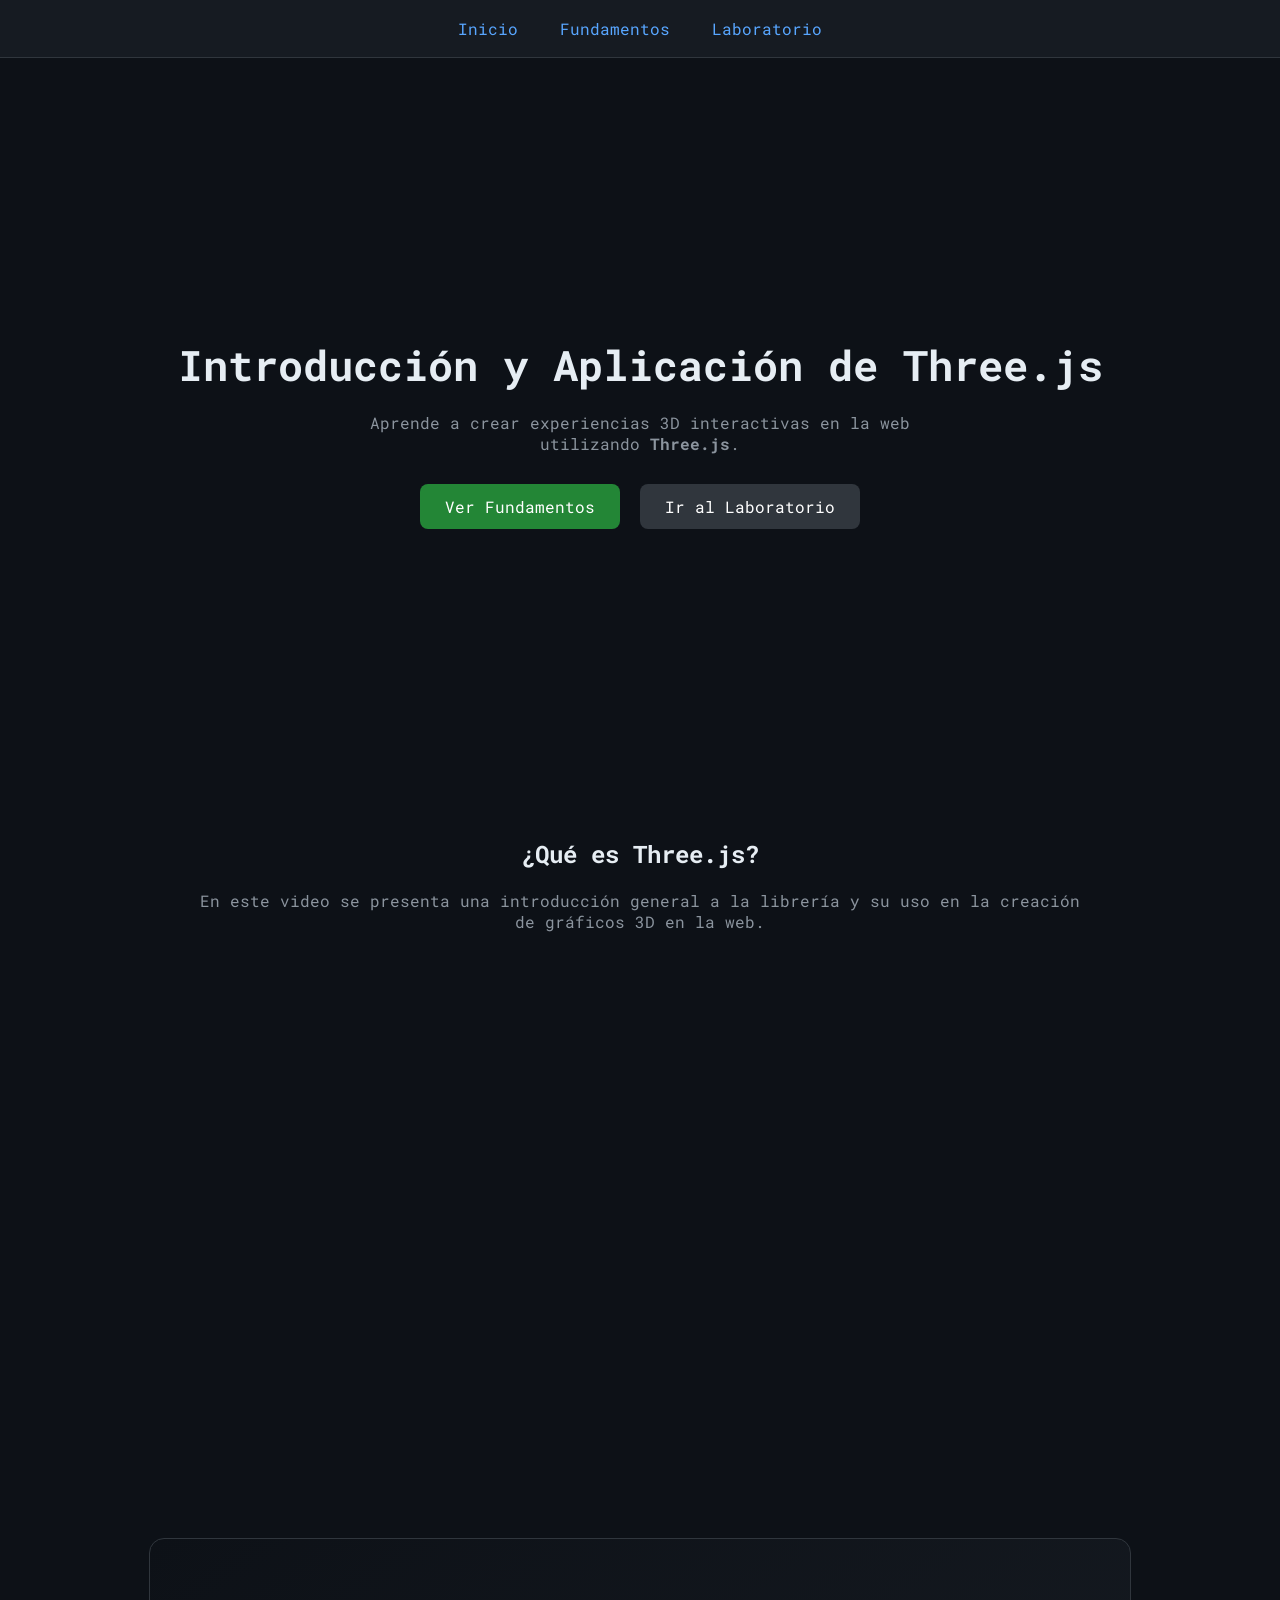
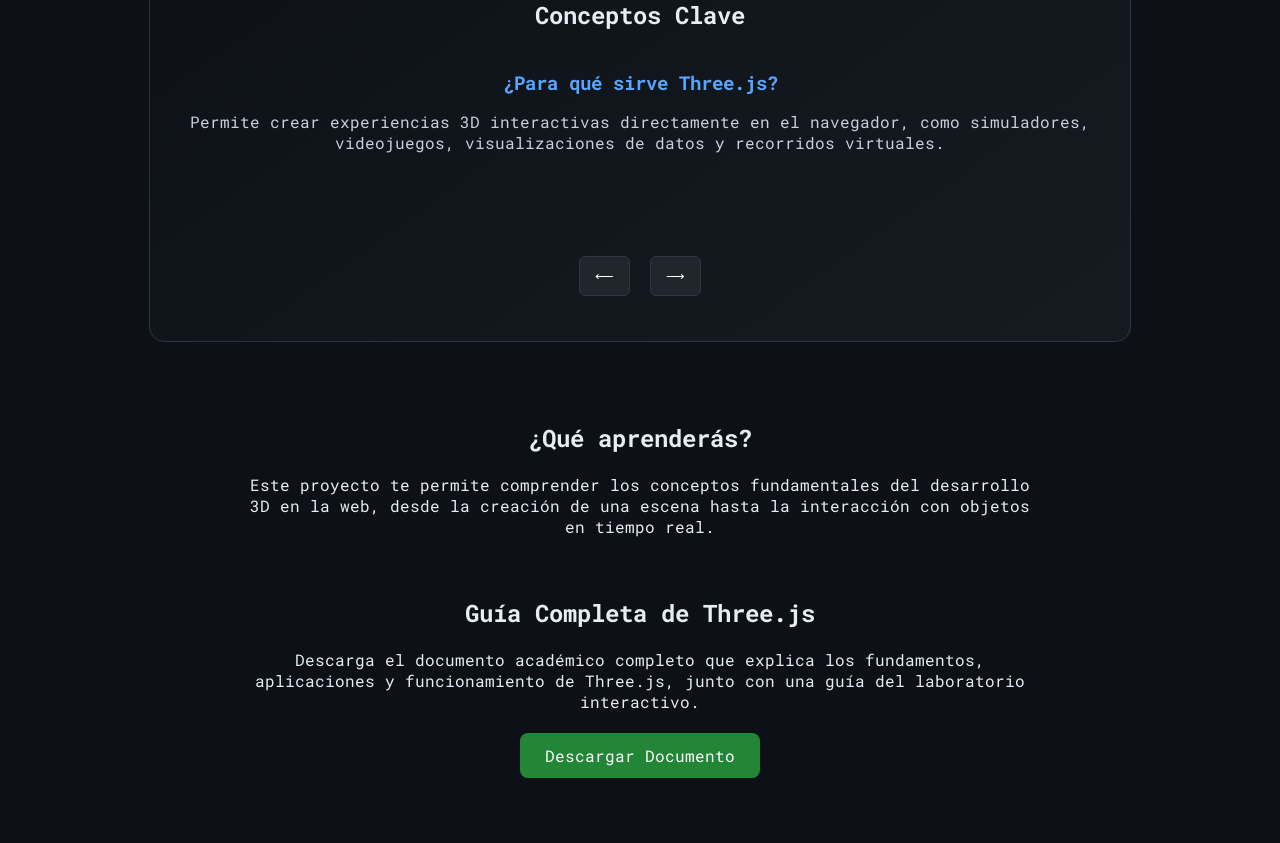
<file: index.html>
<!DOCTYPE html>
<html lang="es">
<head>
  <meta charset="UTF-8">
  <title>Introducción y Aplicación de Three.js</title>

  <!-- Fuente -->
  <link href="https://fonts.googleapis.com/css2?family=Roboto+Mono&display=swap" rel="stylesheet">

  <link rel="stylesheet" href="style.css">
</head>
<body>

  <header>
    <nav>
      <a href="index.html">Inicio</a>
      <a href="fundamentos.html">Fundamentos</a>
      <a href="lab.html">Laboratorio</a>
    </nav>
  </header>

  <main>

    <!-- HERO -->
    <section class="hero">

      <div class="hero-content">
        <h1>Introducción y Aplicación de Three.js</h1>

        <p>
          Aprende a crear experiencias 3D interactivas en la web utilizando <strong>Three.js</strong>.
        </p>

        <div class="hero-buttons">
          <a href="fundamentos.html" class="btn">Ver Fundamentos</a>
          <a href="lab.html" class="btn secondary">Ir al Laboratorio</a>
        </div>
      </div>

    </section>


    <section class="video-section">

      <h2>¿Qué es Three.js?</h2>

      <p>
        En este video se presenta una introducción general a la librería y su uso en la creación de gráficos 3D en la web.
      </p>

      <div class="video-container">
        <iframe 
          src="https://www.youtube.com/embed/ZHZh6S9b6DY?cc_load_policy=1&cc_lang_pref=es"
          title="Introducción a Three.js"
          frameborder="0"
          allowfullscreen>
        </iframe>
      </div>

    </section>

    <!-- SLIDER -->
    <section class="slider-section">

      <h2>Conceptos Clave</h2>

      <div class="slider">
        <div class="slide active">
          <h3>¿Para qué sirve Three.js?</h3>
          <p>
            Permite crear experiencias 3D interactivas directamente en el navegador, como simuladores,
            videojuegos, visualizaciones de datos y recorridos virtuales.
          </p>
        </div>

        <div class="slide">
          <h3>¿Dónde se utiliza?</h3>
          <p>
            Se usa en sitios web modernos, aplicaciones educativas, arquitectura 3D, marketing digital
            y experiencias inmersivas en línea.
          </p>
        </div>

        <div class="slide">
          <h3>¿Cómo funciona?</h3>
          <p>
            Three.js actúa como una capa sobre WebGL, simplificando la creación de gráficos 3D sin necesidad
            de programar directamente en bajo nivel.
          </p>
        </div>

        <div class="slide">
          <h3>¿Quién lo creó?</h3>
          <p>
            Fue desarrollado por Ricardo Cabello, también conocido como "Mr.doob",
            y es mantenido por una comunidad global de desarrolladores.
          </p>
        </div>

        <div class="slide">
          <h3>Ventajas principales</h3>
          <p>
            Es ligero, flexible, compatible con navegadores modernos y permite crear proyectos visuales
            altamente atractivos sin necesidad de motores complejos.
          </p>
        </div>
      </div>

      <!-- CONTROLES -->
      <div class="slider-controls">
        <button onclick="prevSlide()">⟵</button>
        <button onclick="nextSlide()">⟶</button>
      </div>

    </section>

    <!-- SECCIÓN DESCRIPCIÓN -->
    <section class="intro">

      <h2>¿Qué aprenderás?</h2>

      <p>
        Este proyecto te permite comprender los conceptos fundamentales del desarrollo 3D en la web,
        desde la creación de una escena hasta la interacción con objetos en tiempo real.
      </p>

    </section>

    <section class="download-section">

      <h2>Guía Completa de Three.js</h2>

      <p>
        Descarga el documento académico completo que explica los fundamentos,
        aplicaciones y funcionamiento de Three.js, junto con una guía del laboratorio interactivo.
      </p>
      <a href="media/Introducción y Aplicación de Three.js en la Creación de Experiencias 3D.pdf" download class="btn">
        Descargar Documento
      </a>

    </section>

    

  </main>

<script>
let currentSlide = 0;
const slides = document.querySelectorAll(".slide");

let autoPlayInterval;

// Mostrar slide
function showSlide(index) {
  slides.forEach((slide, i) => {
    slide.classList.remove("active");
    if (i === index) {
      slide.classList.add("active");
    }
  });
}

// Siguiente
function nextSlide() {
  currentSlide = (currentSlide + 1) % slides.length;
  showSlide(currentSlide);
}

// Anterior
function prevSlide() {
  currentSlide = (currentSlide - 1 + slides.length) % slides.length;
  showSlide(currentSlide);
}

// 🔥 AUTOPLAY
function startAutoPlay() {
  autoPlayInterval = setInterval(() => {
    nextSlide();
  }, 8000); // cada 4 segundos
}

// 🔥 REINICIAR autoplay si el usuario interactúa
function resetAutoPlay() {
  clearInterval(autoPlayInterval);
  startAutoPlay();
}

// Eventos en botones
document.querySelectorAll(".slider-controls button")[0]
  .addEventListener("click", () => {
    prevSlide();
    resetAutoPlay();
  });

document.querySelectorAll(".slider-controls button")[1]
  .addEventListener("click", () => {
    nextSlide();
    resetAutoPlay();
  });

// Iniciar al cargar
startAutoPlay();


const slider = document.querySelector(".slider");

slider.addEventListener("mouseenter", () => {
  clearInterval(autoPlayInterval);
});

slider.addEventListener("mouseleave", () => {
  startAutoPlay();
});


</script>

</body>
</html>
</file>
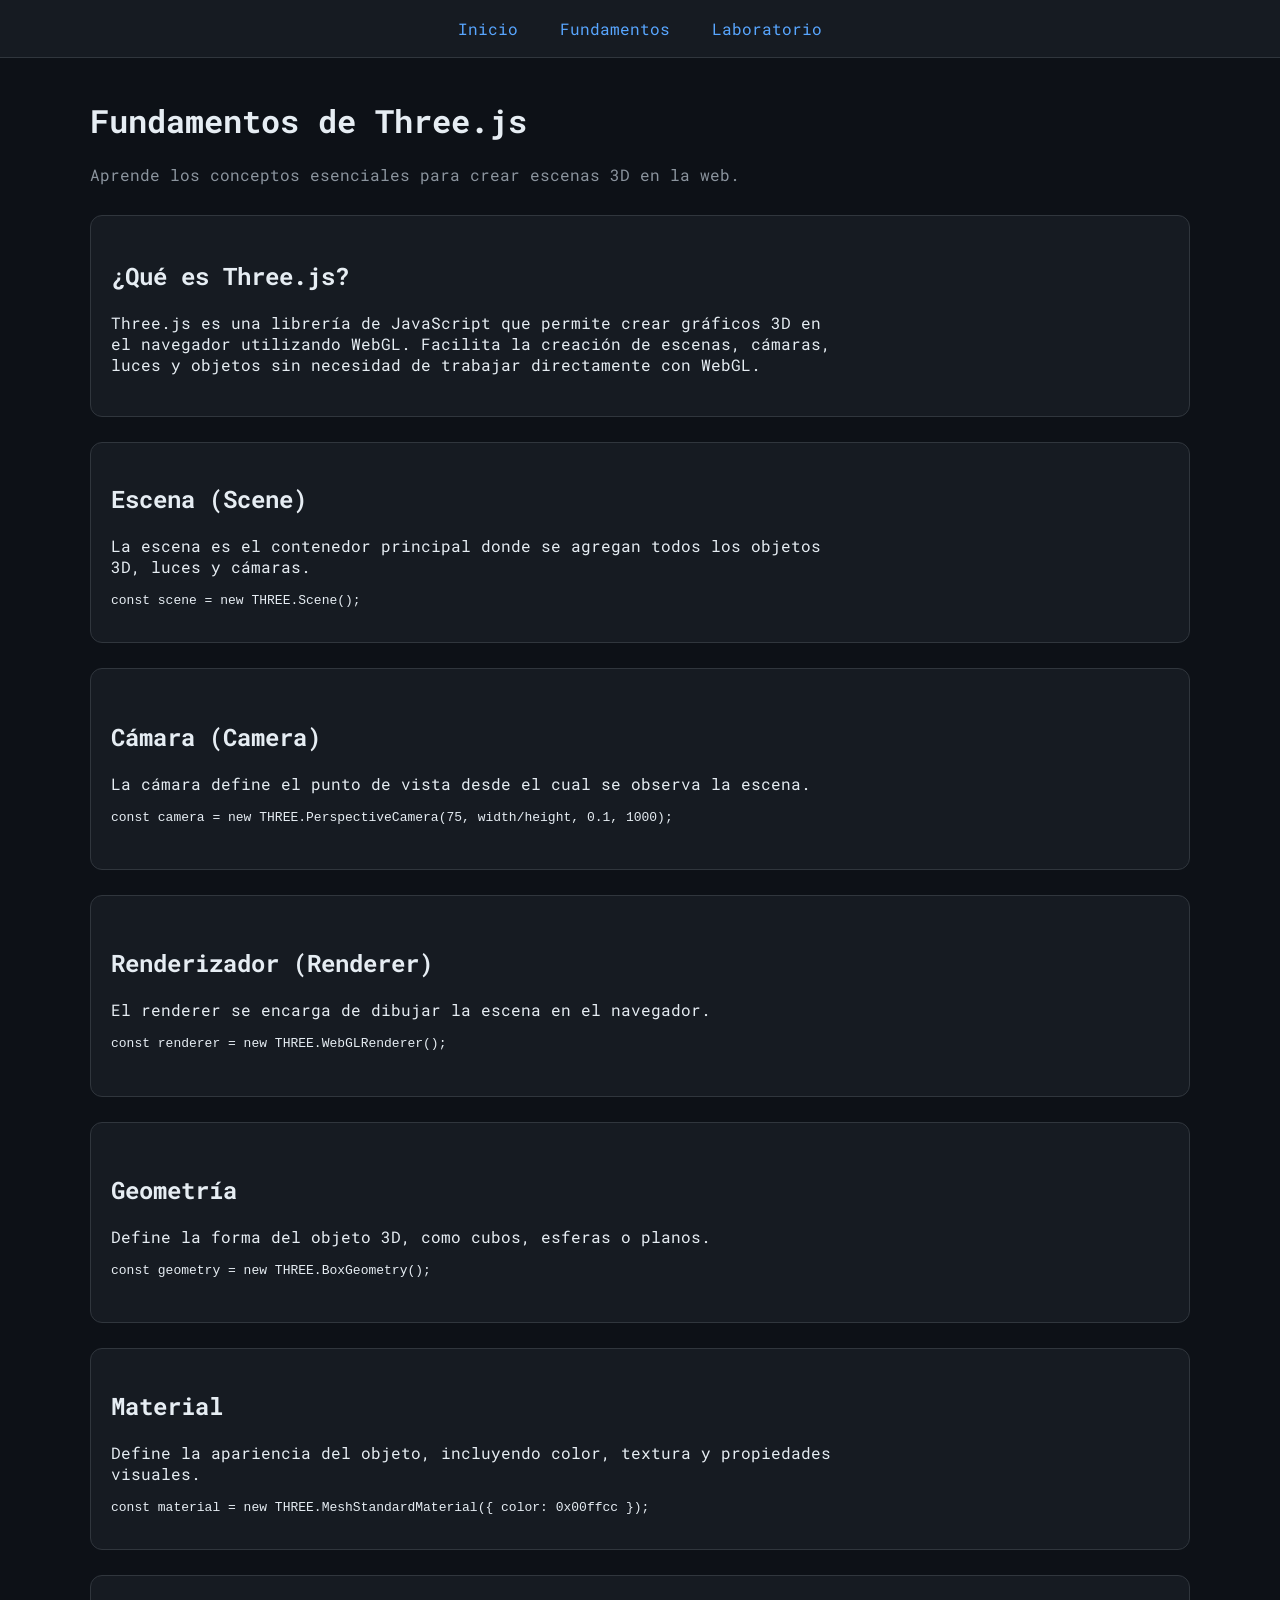
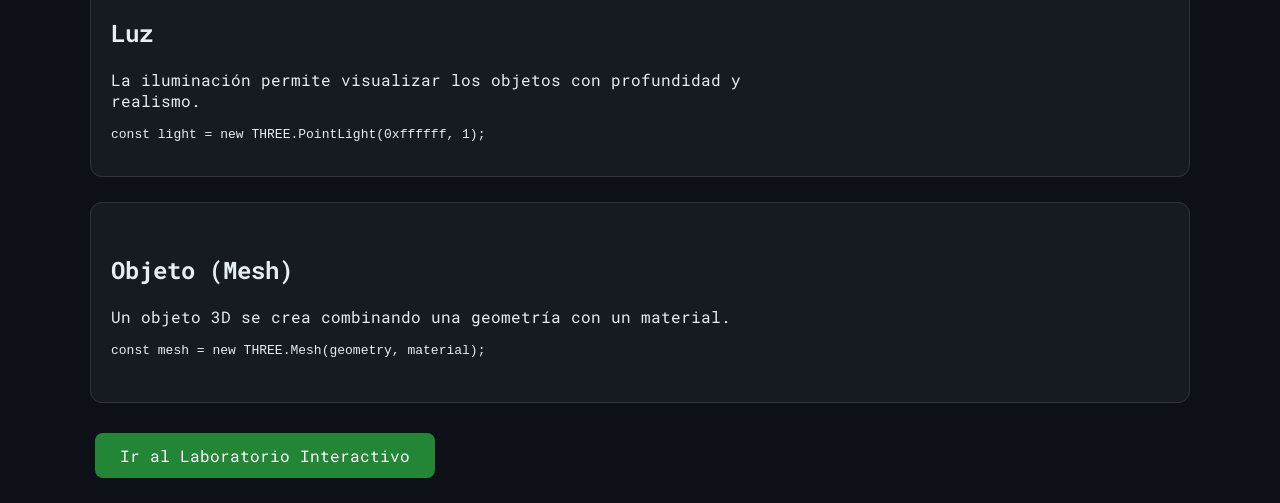
<file: fundamentos.html>
<!DOCTYPE html>
<html lang="es">
<head>
  <meta charset="UTF-8">
  <title>Fundamentos - Three.js</title>

  <!-- Fuente -->
  <link href="https://fonts.googleapis.com/css2?family=Roboto+Mono&display=swap" rel="stylesheet">

  <link rel="stylesheet" href="style.css">

  <style>
    .row {
        display: flex;
        align-items: center;
        justify-content: space-between;
        gap: 20px;
    }

    .card-text {
        width: 70%;
    }

    .card-media {
        width: 30%;
    }

    .card-media video,
    .card-media img {
        width: 100%;
        border-radius: 10px;
        object-fit: cover;
    }

    /* Responsive (MUY IMPORTANTE) */
    @media (max-width: 768px) {
        .row {
            flex-direction: column;
        }

        .card-text,
        .card-media {
            width: 100%;
        }
    }
  </style>

</head>
<body class="fundamentos-page">

  <!-- HEADER -->
  <header>
    <nav>
      <a href="index.html">Inicio</a>
      <a href="fundamentos.html">Fundamentos</a>
      <a href="lab.html">Laboratorio</a>
    </nav>
  </header>

  <main class="container">

    <h1>Fundamentos de Three.js</h1>
    <p class="subtitle">
      Aprende los conceptos esenciales para crear escenas 3D en la web.
    </p>

    <!-- ¿QUÉ ES? -->
    <section class="card row">
      <div class="card-text">
        <h2>¿Qué es Three.js?</h2>
        <p>
          Three.js es una librería de JavaScript que permite crear gráficos 3D en el navegador utilizando WebGL.
          Facilita la creación de escenas, cámaras, luces y objetos sin necesidad de trabajar directamente con WebGL.
        </p>
      </div>

      <div class="card-media">
        <video src="media/intro.mp4" autoplay loop muted></video>
      </div>
    </section>

    <!-- SCENE -->
    <section class="card row">
      <div class="card-text">
        <h2>Escena (Scene)</h2>
        <p>
          La escena es el contenedor principal donde se agregan todos los objetos 3D, luces y cámaras.
        </p>
        <pre><code>const scene = new THREE.Scene();</code></pre>
      </div>

      <div class="card-media">
        <video src="media/scene.mp4" autoplay loop muted></video>
      </div>
    </section>

    <!-- CAMERA -->
    <section class="card row">
      <div class="card-text">
        <h2>Cámara (Camera)</h2>
        <p>
          La cámara define el punto de vista desde el cual se observa la escena.
        </p>
        <pre><code>const camera = new THREE.PerspectiveCamera(75, width/height, 0.1, 1000);</code></pre>
      </div>

      <div class="card-media">
        <video src="media/camera.mp4" autoplay loop muted></video>
      </div>
    </section>

    <!-- RENDERER -->
    <section class="card row">
      <div class="card-text">
        <h2>Renderizador (Renderer)</h2>
        <p>
          El renderer se encarga de dibujar la escena en el navegador.
        </p>
        <pre><code>const renderer = new THREE.WebGLRenderer();</code></pre>
      </div>

      <div class="card-media">
        <video src="media/renderer.mp4" autoplay loop muted></video>
      </div>
    </section>

    <!-- GEOMETRY -->
    <section class="card row">
      <div class="card-text">
        <h2>Geometría</h2>
        <p>
          Define la forma del objeto 3D, como cubos, esferas o planos.
        </p>
        <pre><code>const geometry = new THREE.BoxGeometry();</code></pre>
      </div>

      <div class="card-media">
        <video src="media/geometry.mp4" autoplay loop muted></video>
      </div>
    </section>

    <!-- MATERIAL -->
    <section class="card row">
      <div class="card-text">
        <h2>Material</h2>
        <p>
          Define la apariencia del objeto, incluyendo color, textura y propiedades visuales.
        </p>
        <pre><code>const material = new THREE.MeshStandardMaterial({ color: 0x00ffcc });</code></pre>
      </div>

      <div class="card-media">
        <video src="media/material.mp4" autoplay loop muted></video>
      </div>
    </section>

    <!-- LIGHT -->
    <section class="card row">
      <div class="card-text">
        <h2>Luz</h2>
        <p>
          La iluminación permite visualizar los objetos con profundidad y realismo.
        </p>
        <pre><code>const light = new THREE.PointLight(0xffffff, 1);</code></pre>
      </div>

      <div class="card-media">
        <video src="media/light.mp4" autoplay loop muted></video>
      </div>
    </section>

    <!-- MESH -->
    <section class="card row">
      <div class="card-text">
        <h2>Objeto (Mesh)</h2>
        <p>
          Un objeto 3D se crea combinando una geometría con un material.
        </p>
        <pre><code>const mesh = new THREE.Mesh(geometry, material);</code></pre>
      </div>

      <div class="card-media">
        <video src="media/mesh.mp4" autoplay loop muted></video>
      </div>
    </section>

    <!-- BOTÓN -->
    <div class="center">
      <a href="lab.html" class="btn">Ir al Laboratorio Interactivo</a>
    </div>

  </main>

</body>
</html>
</file>
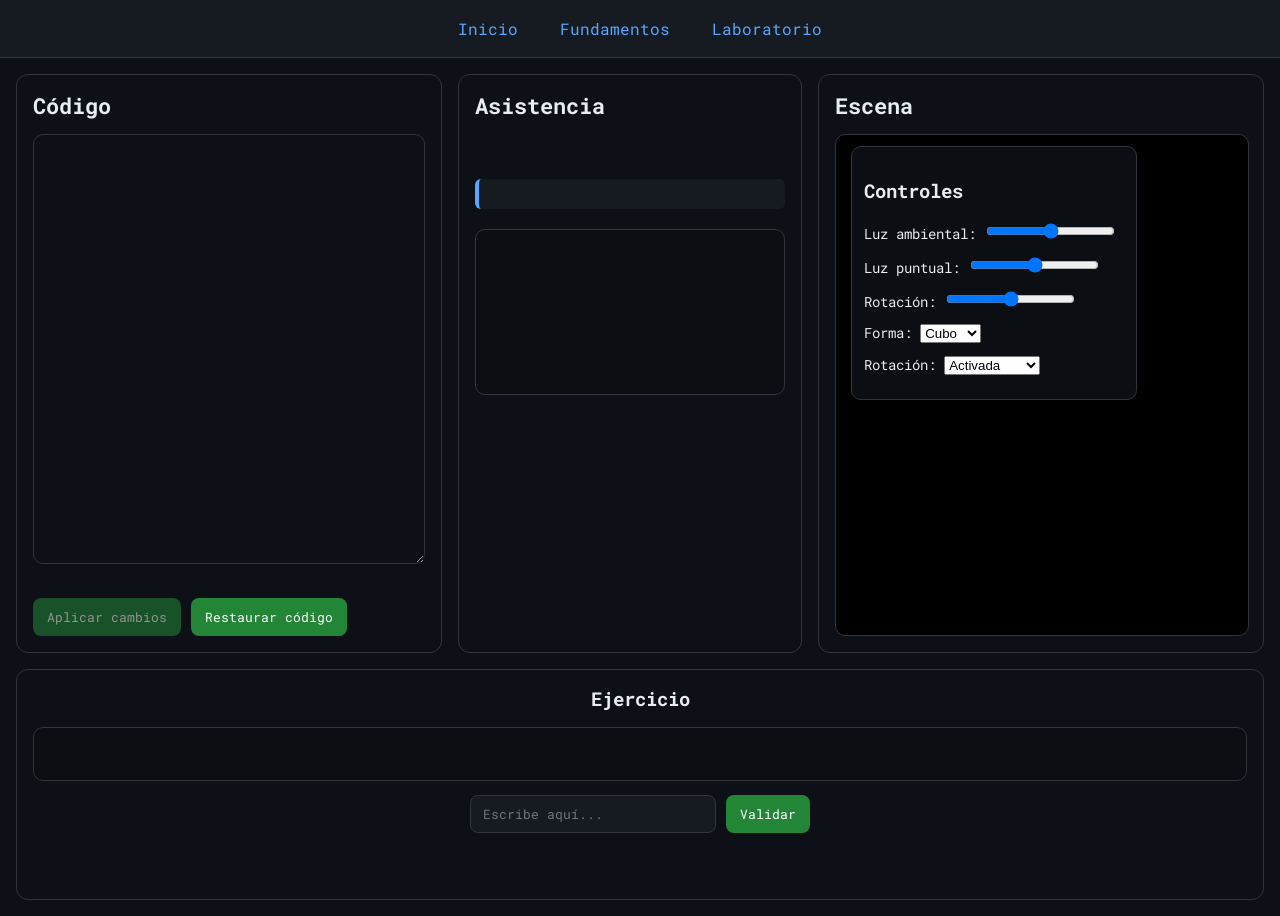
<file: lab.html>
<!DOCTYPE html>
<html lang="es">
<head>
  <meta charset="UTF-8">
  <meta name="viewport" content="width=device-width, initial-scale=1.0">
  <title>Laboratorio - Three.js</title>

  <link href="https://fonts.googleapis.com/css2?family=Roboto+Mono:wght@400;500;700&display=swap" rel="stylesheet">
  <link rel="stylesheet" href="style.css">
</head>
<body>

  <header>
    <nav>
      <a href="index.html">Inicio</a>
      <a href="fundamentos.html">Fundamentos</a>
      <a href="lab.html">Laboratorio</a>
    </nav>
  </header>

  <main class="lab-grid">

    <section class="panel code-panel">
      <h2>Código</h2>
      <div class="editor-wrapper">
        <pre id="editorOverlay" class="editor-overlay"></pre>
        <textarea id="codeEditor" class="editor" spellcheck="false"></textarea>
      </div>
      <div class="editor-actions">
        <button id="applyBtn" type="button" disabled>Aplicar cambios</button>
        <button id="resetBtn" type="button">Restaurar código</button>
      </div>
    </section>

    <section class="panel help-panel">
      <h2>Asistencia</h2>
      <p id="progress" class="progress"></p>
      <p id="instruction" class="instruction"></p>
      <p id="explanation" class="explanation"></p>
      <p id="hint" class="hint"></p>
      <pre id="example" class="example"></pre>
    </section>

    <section class="panel scene-panel">
      <h2>Escena</h2>

      <div id="scene-container"></div>

      <div class="controls-panel">
        <h3>Controles</h3>

        <label>
          Luz ambiental:
          <input type="range" id="ambientSlider" min="0" max="2" step="0.1">
        </label>

        <label>
          Luz puntual:
          <input type="range" id="lightSlider" min="0" max="100" step="0.1">
        </label>

        <label>
          Rotación:
          <input type="range" id="rotationSlider" min="0.001" max="0.1" step="0.001">
        </label>

        <label>
          Forma:
          <select id="shapeSelector">
            <option value="cube">Cubo</option>
            <option value="sphere">Esfera</option>
            <option value="torus">Toro</option>
          </select>
        </label>

        <label>
          Rotación:
          <select id="rotationToggle">
            <option value="true">Activada</option>
            <option value="false">Desactivada</option>
          </select>
        </label>

      </div>

    </section>

  </main>

  <section class="exercise-panel">
    <h3>Ejercicio</h3>
    <code id="exerciseCode" class="exercise-code"></code>

    <div class="exercise-row">
      <input type="text" id="userInput" placeholder="Escribe aquí...">
      <button id="checkBtn" type="button">Validar</button>
    </div>

    <p id="feedback" class="feedback"></p>
  </section>

  <script type="module" src="lab.js"></script>
</body>
</html>
</file>
<file: style.css>
body {
  margin: 0;
  font-family: 'Roboto Mono', monospace;
  background: #0d1117;
  color: #e6edf3;
}

header {
  background: #161b22;
  padding: 18px 0;
  border-bottom: 1px solid #30363d;
}

nav {
  display: flex;
  justify-content: center;
  gap: 42px;
  flex-wrap: wrap;
}

nav a {
  color: #58a6ff;
  text-decoration: none;
  font-size: 16px;
  transition: 0.2s ease;
}

nav a:hover {
  color: #79c0ff;
}

.lab-grid {
  display: grid;
  grid-template-columns: 1.05fr 0.85fr 1.1fr;
  gap: 16px;
  padding: 16px;
  align-items: stretch;
}

.panel {
  background: #0d1117;
  border: 1px solid #30363d;
  border-radius: 12px;
  padding: 16px;
  box-sizing: border-box;
}

.panel h2 {
  margin: 0 0 14px;
  font-size: 22px;
}

.code-panel {
  display: flex;
  flex-direction: column;
  min-height: 560px;
}

.editor {
  width: 100%;
  flex: 1;
  min-height: 430px;
  background: #0d1117;
  color: #c9d1d9;
  border: 1px solid #30363d;
  border-radius: 10px;
  padding: 16px;
  box-sizing: border-box;
  resize: vertical;
  font-family: inherit;
  font-size: 14px;
  line-height: 1.6;
  outline: none;
  white-space: pre;
}

.editor:read-only {
  opacity: 0.95;
}

.editor-actions {
  display: flex;
  gap: 10px;
  margin-top: 12px;
  flex-wrap: wrap;
}

button {
  background: #238636;
  color: #fff;
  border: 0;
  border-radius: 8px;
  padding: 10px 14px;
  font-family: inherit;
  cursor: pointer;
  transition: 0.2s ease;
}

button:hover {
  background: #2ea043;
}

button:disabled {
  opacity: 0.55;
  cursor: not-allowed;
}

.help-panel {
  display: flex;
  flex-direction: column;
  min-height: 560px;
  gap: 10px;
}

.progress {
  margin: 0;
  color: #79c0ff;
  font-weight: 700;
}

.instruction {
  margin: 0;
  color: #e6edf3;
  font-weight: 700;
  line-height: 1.5;
}

.explanation {
  margin: 0;
  line-height: 1.55;
}

.hint {
  margin: 0;
  color: #58a6ff;
  line-height: 1.5;
}

.example {
  margin: 0;
  padding: 12px;
  background: #0b0f14;
  border: 1px solid #30363d;
  border-radius: 10px;
  white-space: pre-wrap;
  line-height: 1.6;
  color: #c9d1d9;
  min-height: 140px;
}

.scene-panel {
  min-height: 560px;
}

#scene-container {
  width: 100%;
  height: 500px;
  background: #000;
  border-radius: 10px;
  overflow: hidden;
  border: 1px solid #30363d;
}

.exercise-panel {
  margin: 0 16px 16px;
  padding: 16px;
  border: 1px solid #30363d;
  border-radius: 12px;
  background: #0d1117;
  text-align: center;
}

.exercise-panel h3 {
  margin-top: 0;
  margin-bottom: 16px;
}

.exercise-code {
  display: block;
  text-align: left;
  white-space: pre-wrap;
  color: #e6edf3;
  padding: 12px;
  margin-bottom: 14px;
  background: #0b0f14;
  border: 1px solid #30363d;
  border-radius: 10px;
  min-height: 28px;
}

.exercise-row {
  display: flex;
  justify-content: center;
  gap: 10px;
  flex-wrap: wrap;
}

input[type="text"] {
  min-width: 220px;
  padding: 9px 12px;
  border-radius: 8px;
  border: 1px solid #30363d;
  background: #161b22;
  color: #e6edf3;
  font-family: inherit;
}

.feedback {
  margin-top: 14px;
  min-height: 24px;
  font-weight: 700;
}

@media (max-width: 1100px) {
  .lab-grid {
    grid-template-columns: 1fr;
  }

  .scene-panel,
  .help-panel,
  .code-panel {
    min-height: auto;
  }

  #scene-container {
    height: 420px;
  }
}


.editor-wrapper {
  position: relative;
  width: 100%;
  flex: 1;
}

.editor-overlay {
  position: absolute;
  top: 0;
  left: 0;
  right: 0;
  bottom: 0;
  pointer-events: none;
  margin: 0;
  padding: 16px;
  white-space: pre;
  font-family: inherit;
  font-size: 14px;
  line-height: 1.6;
  color: transparent;
}

.error-line {
  background: rgba(255, 0, 0, 0.2);
  display: block;
  width: 100%;
}




.controls-panel {
  margin: 16px;
  padding: 16px;
  border: 1px solid #30363d;
  border-radius: 12px;
  background: #0d1117;
}

.controls-panel label {
  display: block;
  margin-bottom: 12px;
  font-size: 14px;
}


.scene-panel {
  position: relative;
}

.controls-panel {
    position: absolute;
    top: 55px;
    width: 260px;
    padding: 12px;
    border-radius: 10px;
    background: rgba(13, 17, 23, 0.85);
    backdrop-filter: blur(6px);
    border: 1px solid #30363d;
    z-index: 10;
}



#explanation {
  margin-top: 15px;
  padding: 15px;
  background-color: #161b22;
  border-left: 4px solid #58a6ff;
  border-radius: 6px;
  font-size: 14px;
}


#feedback {
  font-weight: bold;
  margin-top: 10px;
}




.fundamentos-page .container {
    max-width: 1100px;
    margin: auto;
    padding: 20px;
}

.fundamentos-page .subtitle {
    color: #8b949e;
    margin-bottom: 30px;
}

.fundamentos-page .card {
    background: #161b22;
    border: 1px solid #30363d;
    border-radius: 12px;
    padding: 20px;
    margin-bottom: 25px;
}

/* ROW LAYOUT */
.fundamentos-page .row {
    display: flex;
    align-items: center;
    gap: 20px;
}

.fundamentos-page .card-text {
    width: 70%;
}

.fundamentos-page .card-media {
    width: 30%;
}

.fundamentos-page video {
    width: 100%;
    border-radius: 10px;
}


@media (max-width: 768px) {
    .fundamentos-page .row {
        flex-direction: column;
    }

    .fundamentos-page .card-text,
    .fundamentos-page .card-media {
        width: 100%;
    }
}



/* index */


/* HERO */
.hero {
  height: 80vh;
  display: flex;
  justify-content: center;
  align-items: center;
  text-align: center;
}

.hero-content h1 {
  font-size: 42px;
  margin-bottom: 20px;
}

.hero-content p {
  max-width: 600px;
  margin: auto;
  color: #8b949e;
}

/* BOTONES */
.hero-buttons {
  margin-top: 25px;
}

.btn {
  padding: 12px 25px;
  background-color: #238636;
  color: white;
  text-decoration: none;
  border-radius: 8px;
  margin: 5px;
  display: inline-block;
}

.btn.secondary {
  background-color: #30363d;
}

/* INTRO */
.intro {
  max-width: 800px;
  margin: 60px auto;
  text-align: center;
}




/* VIDEO */
.video-section {
  max-width: 900px;
  margin: 60px auto;
  text-align: center;
}

.video-section p {
  color: #8b949e;
  margin-bottom: 20px;
}

.video-container {
  position: relative;
  width: 100%;
  padding-bottom: 56.25%; /* 16:9 */
}

.video-container iframe {
  position: absolute;
  width: 100%;
  height: 100%;
  left: 0;
  top: 0;
  border-radius: 10px;
}




/* SLIDER */
.slider-section {
  max-width: 800px;
  margin: 60px auto;
  text-align: center;
}

.slider {
  position: relative;
  height: 200px;
  overflow: hidden;
}

.slide {
  position: absolute;
  width: 100%;
  opacity: 0;
  transition: opacity 0.5s ease;
}

.slide.active {
  opacity: 1;
}

.slide h3 {
  margin-bottom: 10px;
}

.slide p {
  color: #8b949e;
}

/* BOTONES */
.slider-controls {
  margin-top: 20px;
}

.slider-controls button {
  padding: 10px 15px;
  margin: 5px;
  background-color: #30363d;
  color: white;
  border: none;
  border-radius: 5px;
  cursor: pointer;
}








/* SECCIÓN DESTACADA */
.slider-section {
  max-width: 900px;
  margin: 80px auto;
  text-align: center;
  background: linear-gradient(145deg, #0d1117, #161b22);
  padding: 40px;
  border-radius: 15px;
  border: 1px solid #30363d;
}

/* CONTENEDOR */
.slider {
  position: relative;
  height: 180px;
  overflow: hidden;
}

/* SLIDE */
.slide {
  position: absolute;
  width: 100%;
  opacity: 0;
  transform: translateY(10px);
  transition: all 0.5s ease;
}

.slide.active {
  opacity: 1;
  transform: translateY(0);
}

/* TEXTO */
.slide h3 {
  margin-bottom: 10px;
  color: #58a6ff;
}

.slide p {
  color: #c9d1d9;
}

/* BOTONES */
.slider-controls button {
  padding: 10px 15px;
  margin: 5px;
  background-color: #21262d;
  color: white;
  border: 1px solid #30363d;
  border-radius: 6px;
  cursor: pointer;
}

.slider-controls button:hover {
  background-color: #30363d;
}



.download-section {
  max-width: 800px;
  margin: 60px auto;
  text-align: center;
}
</file>
